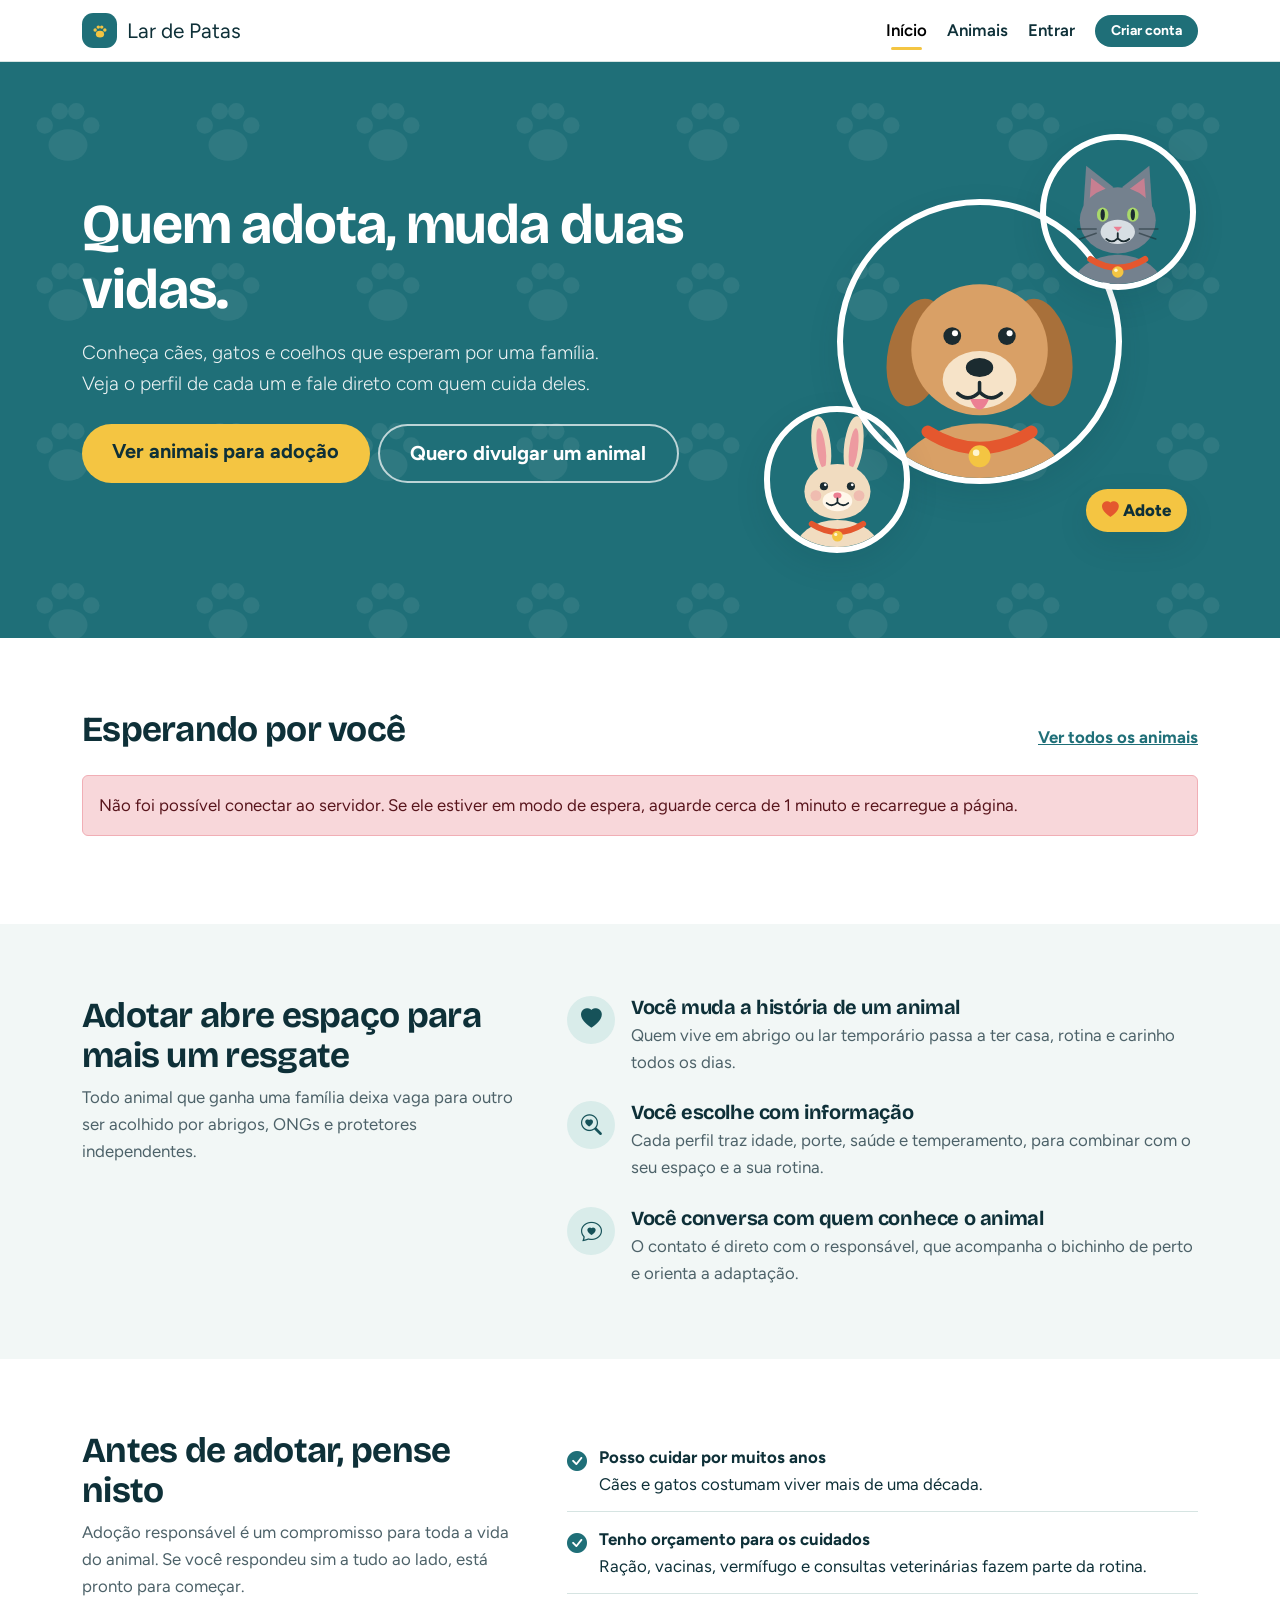
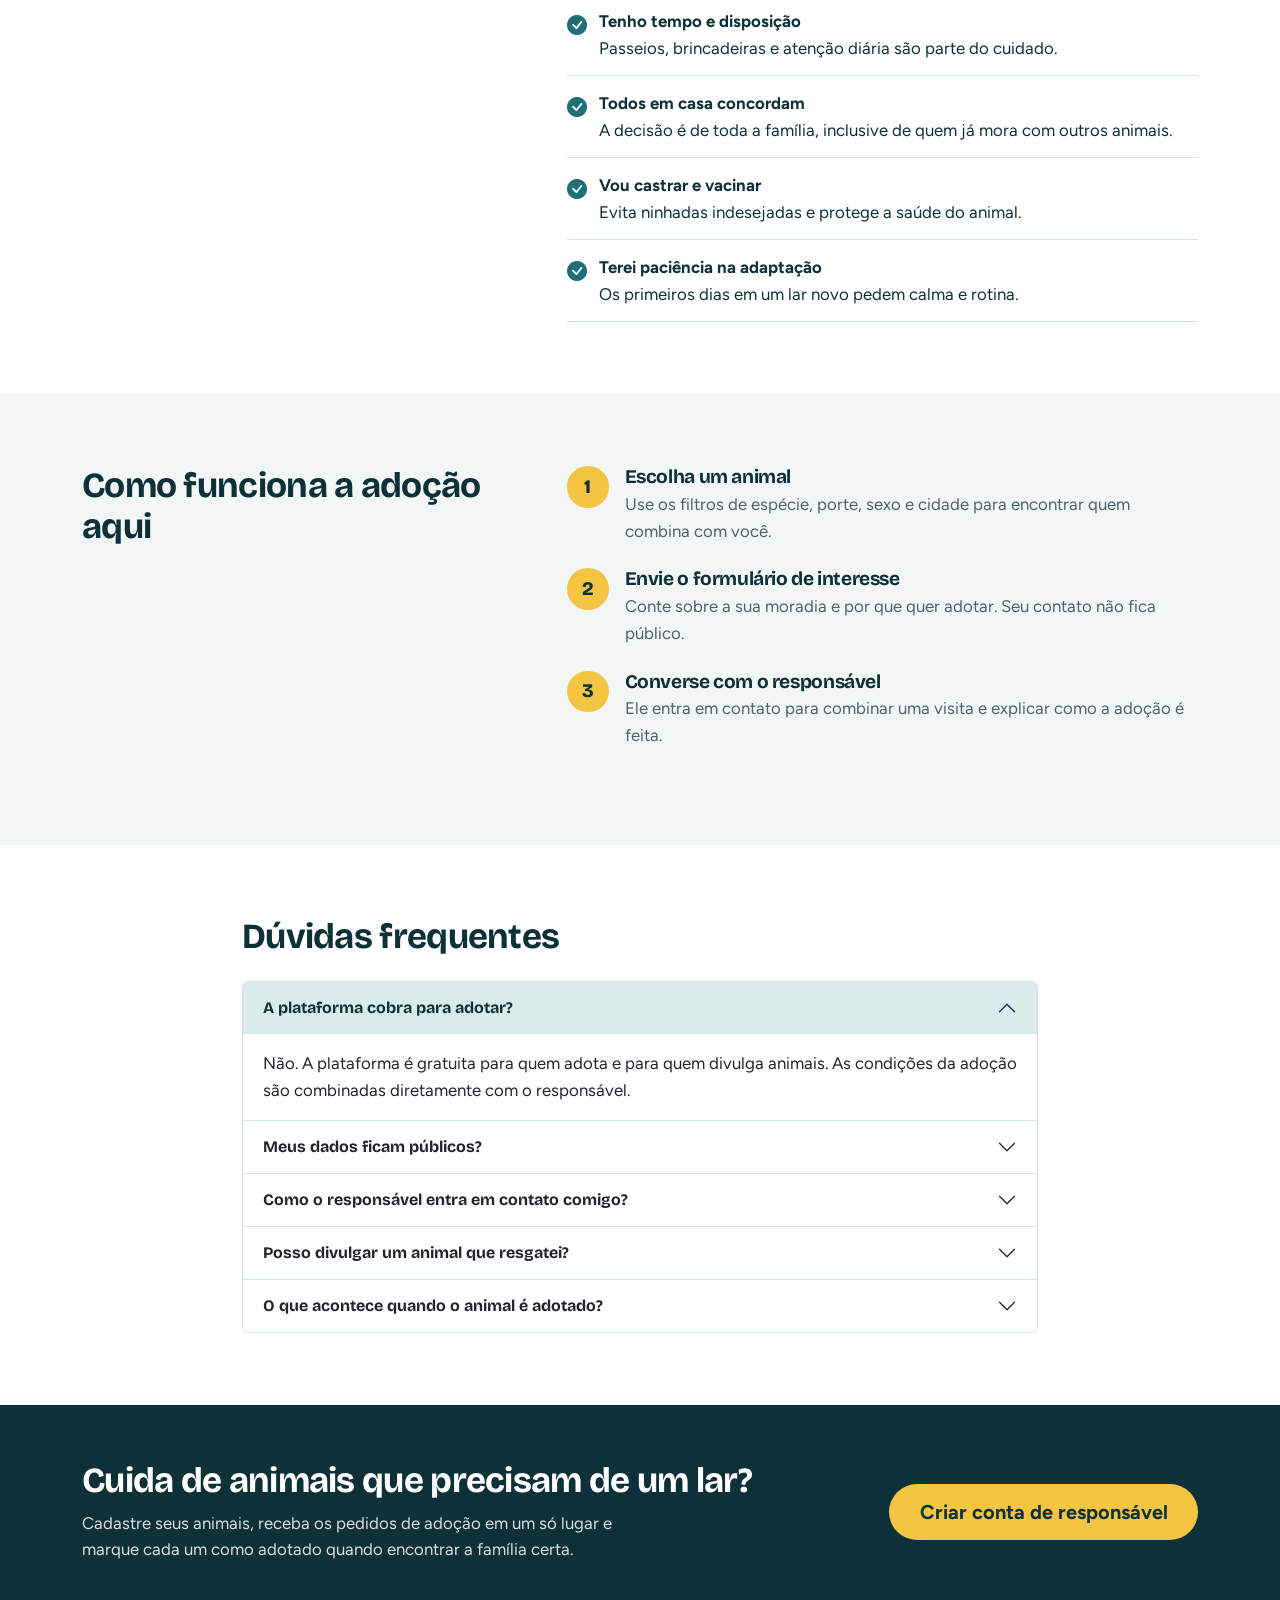
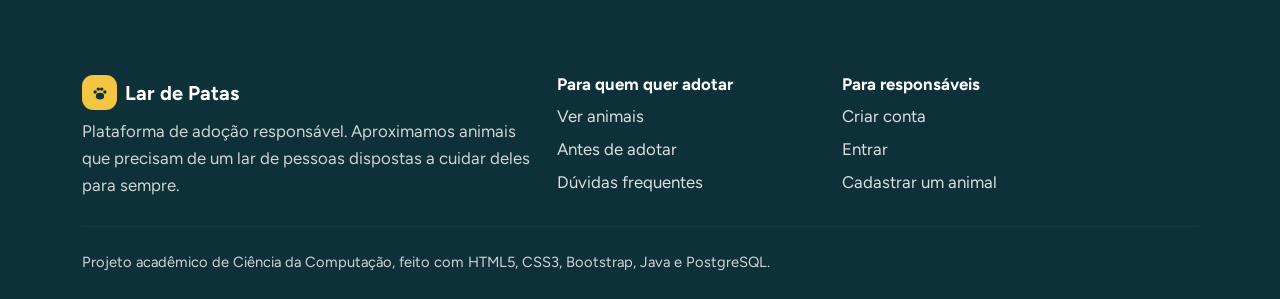
<file: frontend/index.html>
<!DOCTYPE html>
<html lang="pt-BR">
<head>
  <meta charset="UTF-8">
  <meta name="viewport" content="width=device-width, initial-scale=1">
  <title>Lar de Patas — Adoção responsável de animais</title>
  <meta name="description" content="Plataforma de adoção responsável: conheça animais que esperam por um lar e fale direto com quem cuida deles.">
  <meta name="theme-color" content="#1f6f78">
  <link rel="icon" href="data:image/svg+xml,%3Csvg xmlns='http://www.w3.org/2000/svg' viewBox='0 0 64 64'%3E%3Crect width='64' height='64' rx='16' fill='%231f6f78'/%3E%3Cg fill='%23f4c542'%3E%3Cellipse cx='32' cy='42' rx='13' ry='10.5'/%3E%3Ccircle cx='16.5' cy='29' r='5.5'/%3E%3Ccircle cx='26.5' cy='19.5' r='5.5'/%3E%3Ccircle cx='37.5' cy='19.5' r='5.5'/%3E%3Ccircle cx='47.5' cy='29' r='5.5'/%3E%3C/g%3E%3C/svg%3E">
  <link href="https://cdn.jsdelivr.net/npm/bootstrap@5.3.3/dist/css/bootstrap.min.css" rel="stylesheet">
  <link href="https://cdn.jsdelivr.net/npm/bootstrap-icons@1.11.3/font/bootstrap-icons.min.css" rel="stylesheet">
  <link rel="preconnect" href="https://fonts.googleapis.com">
  <link href="https://fonts.googleapis.com/css2?family=Bricolage+Grotesque:wght@600;700;800&family=Figtree:wght@400;600;700;800&display=swap" rel="stylesheet">
  <link href="css/style.css" rel="stylesheet">
</head>
<body data-base="" data-pagina="inicio">
  <div id="navbar"></div> <!-- menu: montado por js/componentes.js -->

  <main id="conteudo">
    <!-- HERO: apresentação da plataforma -->
    <header class="hero">
      <div class="container">
        <div class="row align-items-center g-5">
          <div class="col-lg-7">
            <h1 class="mb-3">Quem adota, muda duas vidas.</h1>
            <p class="lead mb-4">Conheça cães, gatos e coelhos que esperam por uma família. Veja o perfil de cada um e fale direto com quem cuida deles.</p>
            <div class="d-flex flex-wrap gap-2 mb-4">
              <a href="pages/animais.html" class="btn btn-sol btn-lg">Ver animais para adoção</a>
              <a href="pages/criar-conta.html" class="btn btn-contorno-claro btn-lg">Quero divulgar um animal</a>
            </div>
            <!-- Números reais, vindos da API (GET /api/animais/estatisticas) -->
            <p class="hero-numeros mb-0" id="hero-numeros" aria-live="polite"></p>
          </div>
          <div class="col-lg-5">
            <div class="hero-arte" id="hero-arte" aria-hidden="true"></div>
          </div>
        </div>
      </div>
    </header>

    <!-- ANIMAIS EM DESTAQUE (campo "destaque" no banco) -->
    <section class="secao" aria-labelledby="titulo-destaques">
      <div class="container">
        <div class="d-flex flex-wrap justify-content-between align-items-end gap-2 mb-4">
          <h2 id="titulo-destaques" class="mb-0">Esperando por você</h2>
          <a href="pages/animais.html" class="fw-bold">Ver todos os animais</a>
        </div>
        <div class="row g-4" id="lista-destaques"></div>
      </div>
    </section>

    <!-- POR QUE ADOTAR -->
    <section class="secao secao-clara" aria-labelledby="titulo-porque">
      <div class="container">
        <div class="row g-5">
          <div class="col-lg-5">
            <h2 id="titulo-porque">Adotar abre espaço para mais um resgate</h2>
            <p class="text-muted limite">Todo animal que ganha uma família deixa vaga para outro ser acolhido por abrigos, ONGs e protetores independentes.</p>
          </div>
          <div class="col-lg-7">
            <div class="valor">
              <span class="icone-circulo"><i class="bi bi-heart-fill"></i></span>
              <div><h3>Você muda a história de um animal</h3><p>Quem vive em abrigo ou lar temporário passa a ter casa, rotina e carinho todos os dias.</p></div>
            </div>
            <div class="valor">
              <span class="icone-circulo"><i class="bi bi-search-heart"></i></span>
              <div><h3>Você escolhe com informação</h3><p>Cada perfil traz idade, porte, saúde e temperamento, para combinar com o seu espaço e a sua rotina.</p></div>
            </div>
            <div class="valor mb-0">
              <span class="icone-circulo"><i class="bi bi-chat-heart"></i></span>
              <div><h3>Você conversa com quem conhece o animal</h3><p>O contato é direto com o responsável, que acompanha o bichinho de perto e orienta a adaptação.</p></div>
            </div>
          </div>
        </div>
      </div>
    </section>

    <!-- ANTES DE ADOTAR -->
    <section class="secao" id="antes-de-adotar" aria-labelledby="titulo-antes">
      <div class="container">
        <div class="row g-5">
          <div class="col-lg-5">
            <h2 id="titulo-antes">Antes de adotar, pense nisto</h2>
            <p class="text-muted limite">Adoção responsável é um compromisso para toda a vida do animal. Se você respondeu sim a tudo ao lado, está pronto para começar.</p>
          </div>
          <div class="col-lg-7">
            <ul class="lista-compromissos">
              <li><i class="bi bi-check-circle-fill"></i><div><strong>Posso cuidar por muitos anos</strong>Cães e gatos costumam viver mais de uma década.</div></li>
              <li><i class="bi bi-check-circle-fill"></i><div><strong>Tenho orçamento para os cuidados</strong>Ração, vacinas, vermífugo e consultas veterinárias fazem parte da rotina.</div></li>
              <li><i class="bi bi-check-circle-fill"></i><div><strong>Tenho tempo e disposição</strong>Passeios, brincadeiras e atenção diária são parte do cuidado.</div></li>
              <li><i class="bi bi-check-circle-fill"></i><div><strong>Todos em casa concordam</strong>A decisão é de toda a família, inclusive de quem já mora com outros animais.</div></li>
              <li><i class="bi bi-check-circle-fill"></i><div><strong>Vou castrar e vacinar</strong>Evita ninhadas indesejadas e protege a saúde do animal.</div></li>
              <li><i class="bi bi-check-circle-fill"></i><div><strong>Terei paciência na adaptação</strong>Os primeiros dias em um lar novo pedem calma e rotina.</div></li>
            </ul>
          </div>
        </div>
      </div>
    </section>

    <!-- COMO FUNCIONA (uma sequência: a numeração é informação) -->
    <section class="secao secao-clara" aria-labelledby="titulo-como">
      <div class="container">
        <div class="row g-5">
          <div class="col-lg-5"><h2 id="titulo-como">Como funciona a adoção aqui</h2></div>
          <div class="col-lg-7">
            <ol class="passos">
              <li><h3>Escolha um animal</h3><p>Use os filtros de espécie, porte, sexo e cidade para encontrar quem combina com você.</p></li>
              <li><h3>Envie o formulário de interesse</h3><p>Conte sobre a sua moradia e por que quer adotar. Seu contato não fica público.</p></li>
              <li><h3>Converse com o responsável</h3><p>Ele entra em contato para combinar uma visita e explicar como a adoção é feita.</p></li>
            </ol>
          </div>
        </div>
      </div>
    </section>

    <!-- DÚVIDAS FREQUENTES (componente accordion do Bootstrap) -->
    <section class="secao" id="duvidas" aria-labelledby="titulo-duvidas">
      <div class="container" style="max-width: 820px;">
        <h2 id="titulo-duvidas" class="mb-4">Dúvidas frequentes</h2>
        <div class="accordion" id="faq">
          <div class="accordion-item">
            <h3 class="accordion-header"><button class="accordion-button" type="button" data-bs-toggle="collapse" data-bs-target="#faq1" aria-expanded="true" aria-controls="faq1">A plataforma cobra para adotar?</button></h3>
            <div id="faq1" class="accordion-collapse collapse show" data-bs-parent="#faq"><div class="accordion-body">Não. A plataforma é gratuita para quem adota e para quem divulga animais. As condições da adoção são combinadas diretamente com o responsável.</div></div>
          </div>
          <div class="accordion-item">
            <h3 class="accordion-header"><button class="accordion-button collapsed" type="button" data-bs-toggle="collapse" data-bs-target="#faq2" aria-expanded="false" aria-controls="faq2">Meus dados ficam públicos?</button></h3>
            <div id="faq2" class="accordion-collapse collapse" data-bs-parent="#faq"><div class="accordion-body">Não. Seu e-mail e telefone só aparecem para o responsável pelo animal que você escolheu.</div></div>
          </div>
          <div class="accordion-item">
            <h3 class="accordion-header"><button class="accordion-button collapsed" type="button" data-bs-toggle="collapse" data-bs-target="#faq3" aria-expanded="false" aria-controls="faq3">Como o responsável entra em contato comigo?</button></h3>
            <div id="faq3" class="accordion-collapse collapse" data-bs-parent="#faq"><div class="accordion-body">Depois do formulário, o pedido aparece no painel do responsável, que pode chamar você pelo WhatsApp ou por e-mail.</div></div>
          </div>
          <div class="accordion-item">
            <h3 class="accordion-header"><button class="accordion-button collapsed" type="button" data-bs-toggle="collapse" data-bs-target="#faq4" aria-expanded="false" aria-controls="faq4">Posso divulgar um animal que resgatei?</button></h3>
            <div id="faq4" class="accordion-collapse collapse" data-bs-parent="#faq"><div class="accordion-body">Sim. Crie uma conta de responsável, cadastre o animal e acompanhe os pedidos de adoção no seu painel.</div></div>
          </div>
          <div class="accordion-item">
            <h3 class="accordion-header"><button class="accordion-button collapsed" type="button" data-bs-toggle="collapse" data-bs-target="#faq5" aria-expanded="false" aria-controls="faq5">O que acontece quando o animal é adotado?</button></h3>
            <div id="faq5" class="accordion-collapse collapse" data-bs-parent="#faq"><div class="accordion-body">O responsável marca o animal como adotado e ele sai do catálogo. O perfil continua acessível, indicando que ele já encontrou um lar.</div></div>
          </div>
        </div>
      </div>
    </section>

    <!-- CHAMADA PARA RESPONSÁVEIS -->
    <section class="faixa-cta" aria-labelledby="titulo-cta">
      <div class="container">
        <div class="row align-items-center g-4">
          <div class="col-lg-8">
            <h2 id="titulo-cta" class="text-white">Cuida de animais que precisam de um lar?</h2>
            <p class="mb-0">Cadastre seus animais, receba os pedidos de adoção em um só lugar e marque cada um como adotado quando encontrar a família certa.</p>
          </div>
          <div class="col-lg-4 text-lg-end">
            <a href="pages/criar-conta.html" class="btn btn-sol btn-lg">Criar conta de responsável</a>
          </div>
        </div>
      </div>
    </section>
  </main>

  <div id="rodape"></div>

  <script src="https://cdn.jsdelivr.net/npm/bootstrap@5.3.3/dist/js/bootstrap.bundle.min.js"></script>
  <script src="js/api.js"></script>
  <script src="js/ilustracoes.js"></script>
  <script src="js/componentes.js"></script>
  <script>
    // Retratos do hero (ilustrações; o decorativo não precisa de API)
    document.getElementById("hero-arte").innerHTML = `
      <div class="hero-pet p1 tom-1">${ilustracaoAnimal("CACHORRO", 0)}</div>
      <div class="hero-pet p2 tom-0">${ilustracaoAnimal("GATO", 1)}</div>
      <div class="hero-pet p3 tom-2">${ilustracaoAnimal("COELHO", 2)}</div>
      <span class="hero-selo"><i class="bi bi-heart-fill"></i> Adote</span>`;

    // Destaques vindos da API (GET /api/animais?destaque=true)
    const caixa = document.getElementById("lista-destaques");
    caixa.innerHTML = CARREGANDO;
    listarAnimais({ destaque: true })
      .then(l => caixa.innerHTML = l.slice(0, 4).map(a => criarCardAnimal(a, "col-sm-6 col-lg-3")).join("")
        || '<p class="text-muted">Nenhum animal em destaque no momento.</p>')
      .catch(e => exibirErro(caixa, e));

    // Frase com números reais; se a API falhar, a frase simplesmente não aparece
    const frase = document.getElementById("hero-numeros");
    estatisticas().then(e => {
      if (e.disponiveis === 0) { frase.remove(); return; }
      const animais = e.disponiveis === 1 ? "animal" : "animais";
      const cidades = e.cidades === 1 ? "cidade" : "cidades";
      const espera = e.disponiveis === 1 ? "espera" : "esperam";
      let texto = `<strong>${e.disponiveis}</strong> ${animais} em <strong>${e.cidades}</strong> ${cidades} ${espera} por um lar agora.`;
      if (e.adotados > 0) texto += ` <strong>${e.adotados}</strong> já ${e.adotados === 1 ? "encontrou o dele" : "encontraram o deles"}.`;
      frase.innerHTML = texto;
    }).catch(() => frase.remove());
  </script>
</body>
</html>
</file>
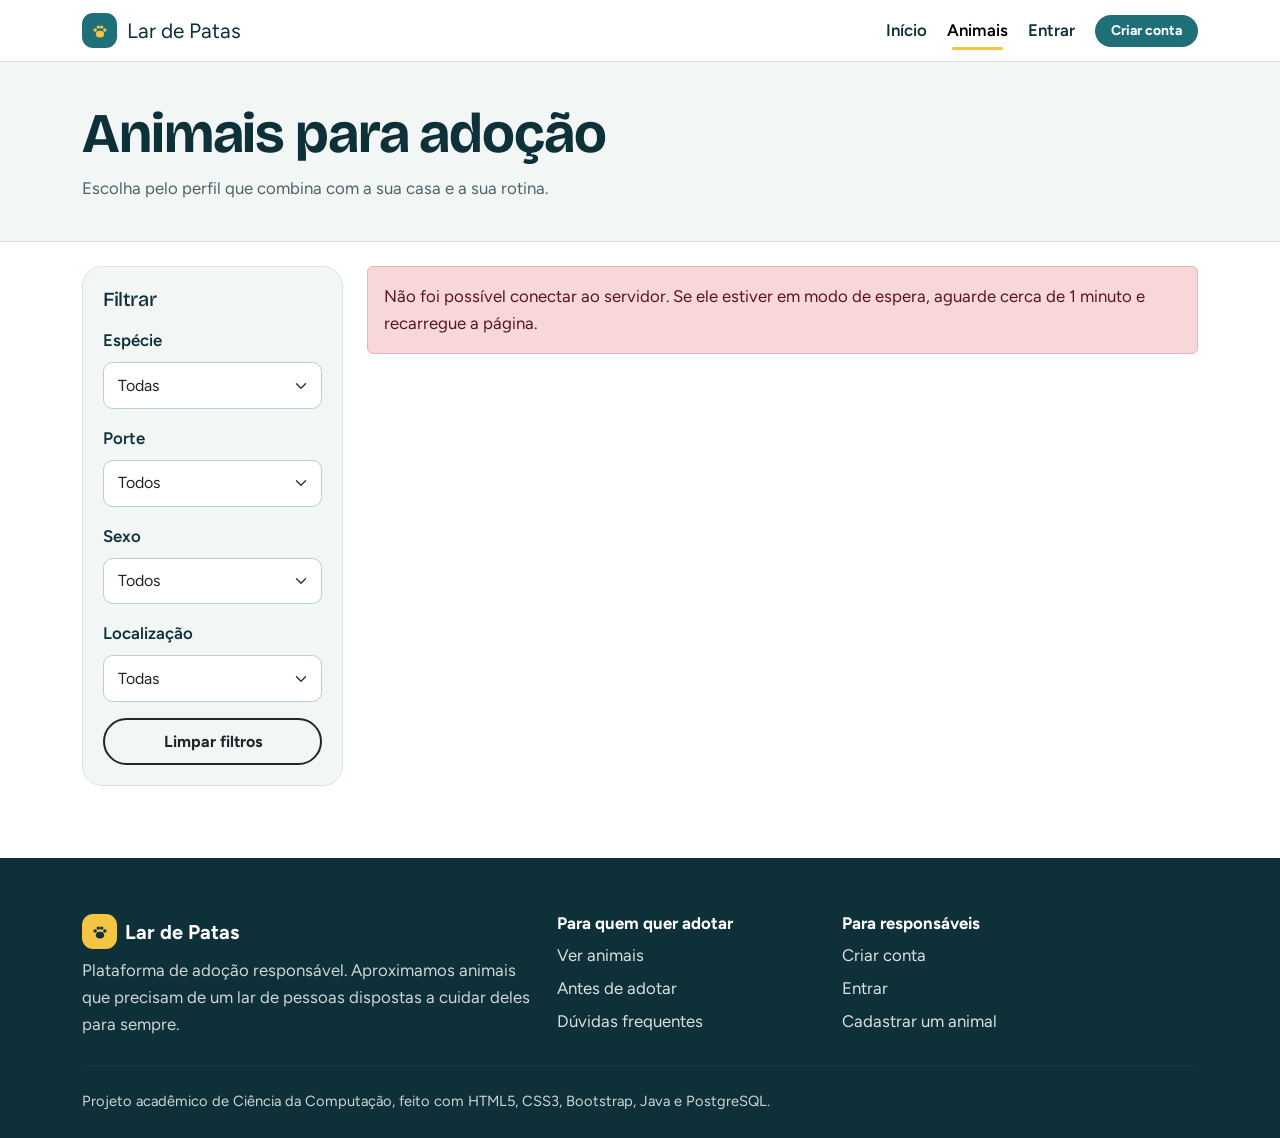
<file: frontend/pages/animais.html>
<!DOCTYPE html>
<html lang="pt-BR">
<head>
  <meta charset="UTF-8">
  <meta name="viewport" content="width=device-width, initial-scale=1">
  <title>Animais para adoção — Lar de Patas</title>
  <meta name="description" content="Plataforma de adoção responsável: conheça animais que esperam por um lar e fale direto com quem cuida deles.">
  <meta name="theme-color" content="#1f6f78">
  <link rel="icon" href="data:image/svg+xml,%3Csvg xmlns='http://www.w3.org/2000/svg' viewBox='0 0 64 64'%3E%3Crect width='64' height='64' rx='16' fill='%231f6f78'/%3E%3Cg fill='%23f4c542'%3E%3Cellipse cx='32' cy='42' rx='13' ry='10.5'/%3E%3Ccircle cx='16.5' cy='29' r='5.5'/%3E%3Ccircle cx='26.5' cy='19.5' r='5.5'/%3E%3Ccircle cx='37.5' cy='19.5' r='5.5'/%3E%3Ccircle cx='47.5' cy='29' r='5.5'/%3E%3C/g%3E%3C/svg%3E">
  <link href="https://cdn.jsdelivr.net/npm/bootstrap@5.3.3/dist/css/bootstrap.min.css" rel="stylesheet">
  <link href="https://cdn.jsdelivr.net/npm/bootstrap-icons@1.11.3/font/bootstrap-icons.min.css" rel="stylesheet">
  <link rel="preconnect" href="https://fonts.googleapis.com">
  <link href="https://fonts.googleapis.com/css2?family=Bricolage+Grotesque:wght@600;700;800&family=Figtree:wght@400;600;700;800&display=swap" rel="stylesheet">
  <link href="../css/style.css" rel="stylesheet">
</head>
<body data-base="../" data-pagina="animais">
  <div id="navbar"></div>

  <main>
    <header class="topo-pagina">
      <div class="container">
        <h1 class="mb-2">Animais para adoção</h1>
        <p class="text-muted mb-0 limite">Escolha pelo perfil que combina com a sua casa e a sua rotina. <span id="contador" aria-live="polite"></span></p>
      </div>
    </header>

    <div class="secao pt-4">
      <div class="container">
        <!-- Em telas pequenas os filtros ficam recolhidos atrás deste botão (collapse do Bootstrap) -->
        <button class="btn btn-outline-dark d-lg-none mb-3" type="button" data-bs-toggle="collapse" data-bs-target="#painel-filtros" aria-expanded="false" aria-controls="painel-filtros">
          <i class="bi bi-funnel"></i> Filtrar animais
        </button>
        <div class="row g-4">
          <!-- FILTROS -->
          <aside class="col-lg-3">
            <div class="collapse d-lg-block" id="painel-filtros">
              <form id="form-filtros" class="painel-filtros" aria-label="Filtros de animais">
                <h2 class="h5 mb-3">Filtrar</h2>
                <div class="mb-3">
                  <label for="filtro-especie" class="form-label">Espécie</label>
                  <select id="filtro-especie" name="especie" class="form-select">
                    <option value="">Todas</option><option>Cachorro</option><option>Gato</option><option>Coelho</option>
                  </select>
                </div>
                <div class="mb-3">
                  <label for="filtro-porte" class="form-label">Porte</label>
                  <select id="filtro-porte" name="porte" class="form-select">
                    <option value="">Todos</option><option>Pequeno</option><option>Médio</option><option>Grande</option>
                  </select>
                </div>
                <div class="mb-3">
                  <label for="filtro-sexo" class="form-label">Sexo</label>
                  <select id="filtro-sexo" name="sexo" class="form-select">
                    <option value="">Todos</option><option>Macho</option><option>Fêmea</option>
                  </select>
                </div>
                <div class="mb-3">
                  <label for="filtro-cidade" class="form-label">Localização</label>
                  <select id="filtro-cidade" name="cidade" class="form-select"><option value="">Todas</option></select>
                </div>
                <button type="reset" class="btn btn-outline-dark w-100">Limpar filtros</button>
              </form>
            </div>
          </aside>

          <!-- LISTA DE ANIMAIS -->
          <section class="col-lg-9" aria-label="Lista de animais">
            <div class="row g-4" id="lista-animais"></div>
            <div id="sem-resultados" class="text-center py-5 d-none">
              <h2 class="h5">Nenhum animal encontrado com esses filtros</h2>
              <p class="text-muted">Tente remover algum filtro para ver mais opções.</p>
            </div>
          </section>
        </div>
      </div>
    </div>
  </main>

  <div id="rodape"></div>
  <script src="https://cdn.jsdelivr.net/npm/bootstrap@5.3.3/dist/js/bootstrap.bundle.min.js"></script>
  <script src="../js/api.js"></script>
  <script src="../js/ilustracoes.js"></script>
  <script src="../js/componentes.js"></script>
  <script src="../js/animais.js"></script>
</body>
</html>
</file>
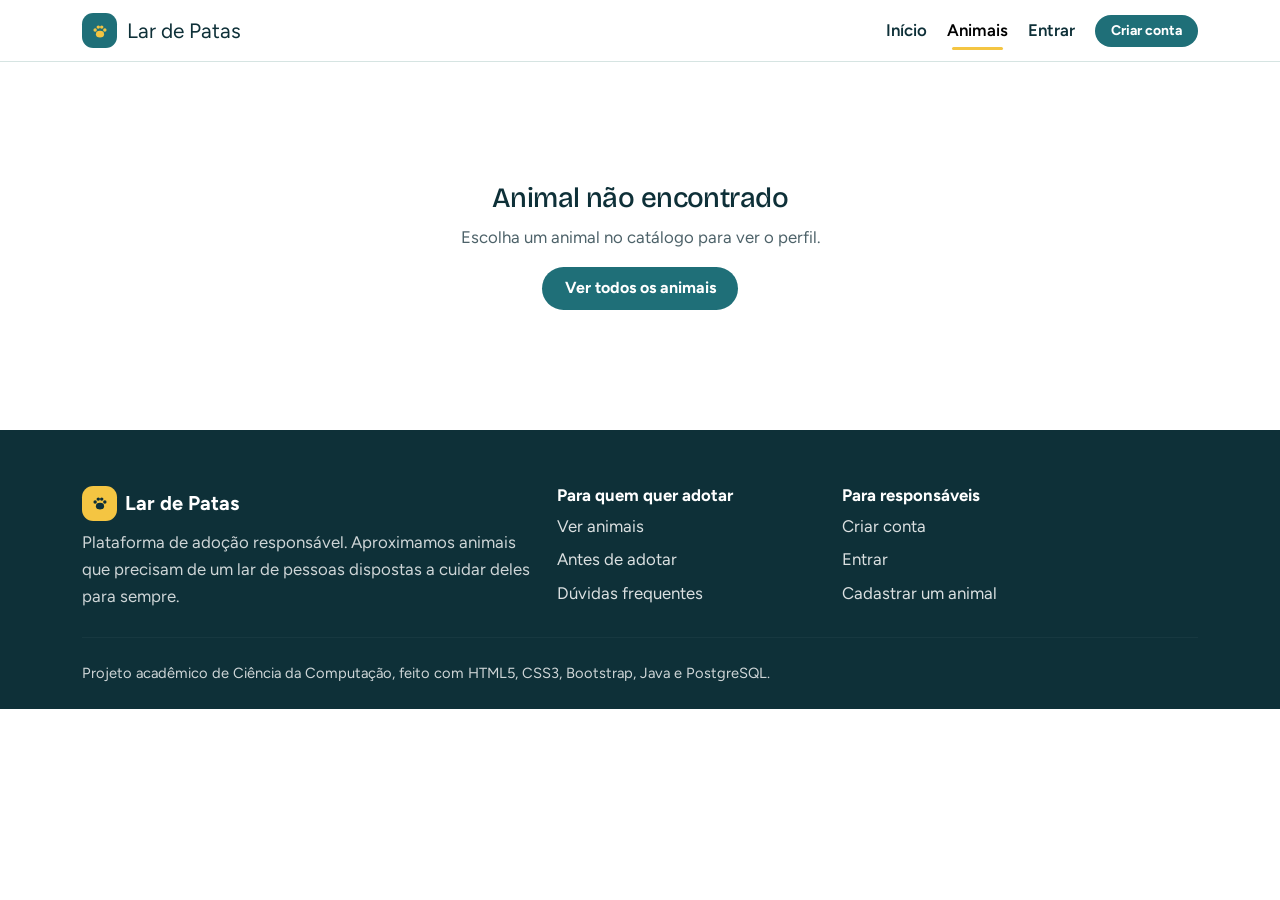
<file: frontend/pages/animal.html>
<!DOCTYPE html>
<html lang="pt-BR">
<head>
  <meta charset="UTF-8">
  <meta name="viewport" content="width=device-width, initial-scale=1">
  <title>Perfil do animal — Lar de Patas</title>
  <meta name="description" content="Plataforma de adoção responsável: conheça animais que esperam por um lar e fale direto com quem cuida deles.">
  <meta name="theme-color" content="#1f6f78">
  <link rel="icon" href="data:image/svg+xml,%3Csvg xmlns='http://www.w3.org/2000/svg' viewBox='0 0 64 64'%3E%3Crect width='64' height='64' rx='16' fill='%231f6f78'/%3E%3Cg fill='%23f4c542'%3E%3Cellipse cx='32' cy='42' rx='13' ry='10.5'/%3E%3Ccircle cx='16.5' cy='29' r='5.5'/%3E%3Ccircle cx='26.5' cy='19.5' r='5.5'/%3E%3Ccircle cx='37.5' cy='19.5' r='5.5'/%3E%3Ccircle cx='47.5' cy='29' r='5.5'/%3E%3C/g%3E%3C/svg%3E">
  <link href="https://cdn.jsdelivr.net/npm/bootstrap@5.3.3/dist/css/bootstrap.min.css" rel="stylesheet">
  <link href="https://cdn.jsdelivr.net/npm/bootstrap-icons@1.11.3/font/bootstrap-icons.min.css" rel="stylesheet">
  <link rel="preconnect" href="https://fonts.googleapis.com">
  <link href="https://fonts.googleapis.com/css2?family=Bricolage+Grotesque:wght@600;700;800&family=Figtree:wght@400;600;700;800&display=swap" rel="stylesheet">
  <link href="../css/style.css" rel="stylesheet">
</head>
<body data-base="../" data-pagina="animais">
  <div id="navbar"></div>
  <main class="secao"><div class="container" id="perfil"><!-- montado por js/animal.js --></div></main>
  <div id="rodape"></div>
  <script src="https://cdn.jsdelivr.net/npm/bootstrap@5.3.3/dist/js/bootstrap.bundle.min.js"></script>
  <script src="../js/api.js"></script>
  <script src="../js/ilustracoes.js"></script>
  <script src="../js/componentes.js"></script>
  <script src="../js/animal.js"></script>
</body>
</html>
</file>
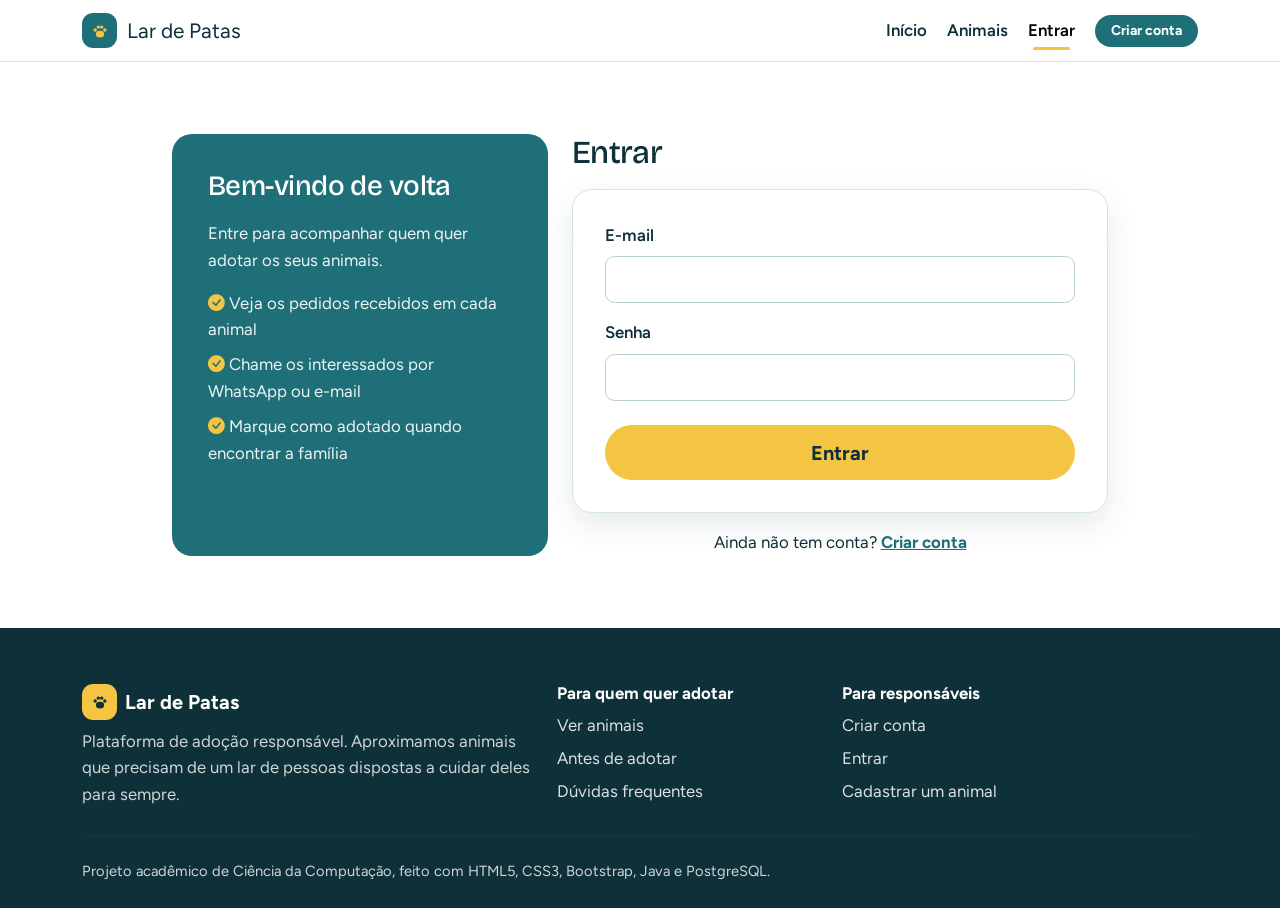
<file: frontend/pages/cadastro.html>
<!DOCTYPE html>
<html lang="pt-BR">
<head>
  <meta charset="UTF-8">
  <meta name="viewport" content="width=device-width, initial-scale=1">
  <title>Cadastrar animal — Lar de Patas</title>
  <meta name="description" content="Plataforma de adoção responsável: conheça animais que esperam por um lar e fale direto com quem cuida deles.">
  <meta name="theme-color" content="#1f6f78">
  <link rel="icon" href="data:image/svg+xml,%3Csvg xmlns='http://www.w3.org/2000/svg' viewBox='0 0 64 64'%3E%3Crect width='64' height='64' rx='16' fill='%231f6f78'/%3E%3Cg fill='%23f4c542'%3E%3Cellipse cx='32' cy='42' rx='13' ry='10.5'/%3E%3Ccircle cx='16.5' cy='29' r='5.5'/%3E%3Ccircle cx='26.5' cy='19.5' r='5.5'/%3E%3Ccircle cx='37.5' cy='19.5' r='5.5'/%3E%3Ccircle cx='47.5' cy='29' r='5.5'/%3E%3C/g%3E%3C/svg%3E">
  <link href="https://cdn.jsdelivr.net/npm/bootstrap@5.3.3/dist/css/bootstrap.min.css" rel="stylesheet">
  <link href="https://cdn.jsdelivr.net/npm/bootstrap-icons@1.11.3/font/bootstrap-icons.min.css" rel="stylesheet">
  <link rel="preconnect" href="https://fonts.googleapis.com">
  <link href="https://fonts.googleapis.com/css2?family=Bricolage+Grotesque:wght@600;700;800&family=Figtree:wght@400;600;700;800&display=swap" rel="stylesheet">
  <link href="../css/style.css" rel="stylesheet">
</head>
<body data-base="../" data-pagina="cadastro">
  <div id="navbar"></div>

  <main class="secao">
    <div class="container" style="max-width: 820px;">
      <h1>Cadastrar animal para adoção</h1>
      <p class="text-muted">O animal ficará vinculado à sua conta, e os pedidos de adoção chegarão ao seu painel.</p>

      <form id="form-cadastro" class="cartao-form" novalidate>
        <div class="row g-3 mb-4">
          <div class="col-md-6">
            <label for="nome-animal" class="form-label">Nome</label>
            <input id="nome-animal" type="text" class="form-control" maxlength="80" required>
            <div class="invalid-feedback">Informe o nome do animal.</div>
          </div>
          <div class="col-md-6">
            <label for="idade" class="form-label">Idade aproximada</label>
            <input id="idade" type="text" class="form-control" maxlength="40" placeholder="Ex.: 2 anos ou 6 meses" required>
            <div class="invalid-feedback">Informe a idade aproximada.</div>
          </div>
          <div class="col-md-4">
            <label for="especie" class="form-label">Espécie</label>
            <select id="especie" class="form-select" required>
              <option value="">Selecione</option><option>Cachorro</option><option>Gato</option><option>Coelho</option><option>Outra</option>
            </select>
            <div class="invalid-feedback">Selecione a espécie.</div>
          </div>
          <div class="col-md-4">
            <label for="porte" class="form-label">Porte</label>
            <select id="porte" class="form-select" required>
              <option value="">Selecione</option><option>Pequeno</option><option>Médio</option><option>Grande</option>
            </select>
            <div class="invalid-feedback">Selecione o porte.</div>
          </div>
          <div class="col-md-4">
            <label for="sexo" class="form-label">Sexo</label>
            <select id="sexo" class="form-select" required>
              <option value="">Selecione</option><option>Macho</option><option>Fêmea</option>
            </select>
            <div class="invalid-feedback">Selecione o sexo.</div>
          </div>
          <div class="col-12">
            <label for="cidade" class="form-label">Cidade onde o animal está</label>
            <input id="cidade" type="text" class="form-control" maxlength="100" placeholder="Ex.: Araraquara, SP" required>
            <div class="invalid-feedback">Informe a cidade.</div>
          </div>
          <div class="col-12">
            <label for="saude" class="form-label">Saúde (vacinas, castração, tratamentos)</label>
            <input id="saude" type="text" class="form-control" maxlength="200" required>
            <div class="invalid-feedback">Descreva a situação de saúde.</div>
          </div>
          <div class="col-12">
            <label for="descricao" class="form-label">Descrição e temperamento</label>
            <textarea id="descricao" rows="4" class="form-control" maxlength="2000" required></textarea>
            <div class="invalid-feedback">Escreva uma descrição do animal.</div>
          </div>
        </div>
        <p class="text-muted small">As fotos ainda são ilustrativas: o envio de fotos será adicionado em uma próxima etapa.</p>
        <div id="erro-envio" class="alert alert-danger d-none" role="alert"></div>
        <button type="submit" class="btn btn-sol btn-lg">Cadastrar animal</button>
      </form>

      <div id="confirmacao" class="cartao-form text-center d-none" role="status">
        <h2 class="h4">Animal cadastrado</h2>
        <p>O animal já aparece no catálogo. Quando alguém demonstrar interesse, o pedido aparece no seu painel.</p>
        <div class="d-flex flex-wrap justify-content-center gap-2">
          <a id="link-novo-animal" href="animais.html" class="btn btn-mar">Ver perfil do animal</a>
          <a href="painel.html" class="btn btn-outline-dark">Ir para meus animais</a>
        </div>
      </div>
    </div>
  </main>

  <div id="rodape"></div>
  <script src="https://cdn.jsdelivr.net/npm/bootstrap@5.3.3/dist/js/bootstrap.bundle.min.js"></script>
  <script src="../js/api.js"></script>
  <script src="../js/componentes.js"></script>
  <script src="../js/cadastro.js"></script>
</body>
</html>
</file>
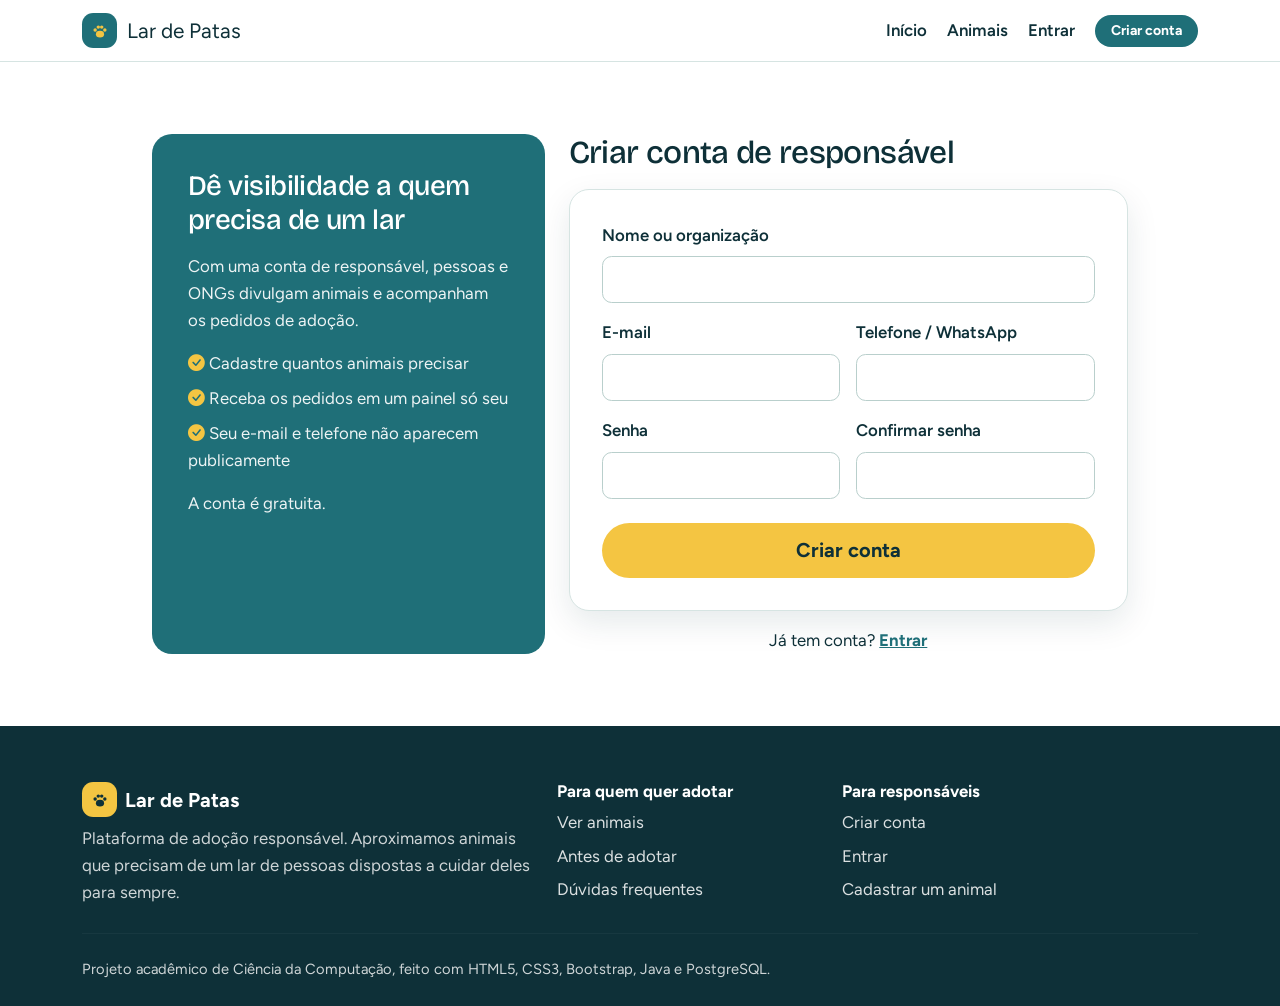
<file: frontend/pages/criar-conta.html>
<!DOCTYPE html>
<html lang="pt-BR">
<head>
  <meta charset="UTF-8">
  <meta name="viewport" content="width=device-width, initial-scale=1">
  <title>Criar conta — Lar de Patas</title>
  <meta name="description" content="Plataforma de adoção responsável: conheça animais que esperam por um lar e fale direto com quem cuida deles.">
  <meta name="theme-color" content="#1f6f78">
  <link rel="icon" href="data:image/svg+xml,%3Csvg xmlns='http://www.w3.org/2000/svg' viewBox='0 0 64 64'%3E%3Crect width='64' height='64' rx='16' fill='%231f6f78'/%3E%3Cg fill='%23f4c542'%3E%3Cellipse cx='32' cy='42' rx='13' ry='10.5'/%3E%3Ccircle cx='16.5' cy='29' r='5.5'/%3E%3Ccircle cx='26.5' cy='19.5' r='5.5'/%3E%3Ccircle cx='37.5' cy='19.5' r='5.5'/%3E%3Ccircle cx='47.5' cy='29' r='5.5'/%3E%3C/g%3E%3C/svg%3E">
  <link href="https://cdn.jsdelivr.net/npm/bootstrap@5.3.3/dist/css/bootstrap.min.css" rel="stylesheet">
  <link href="https://cdn.jsdelivr.net/npm/bootstrap-icons@1.11.3/font/bootstrap-icons.min.css" rel="stylesheet">
  <link rel="preconnect" href="https://fonts.googleapis.com">
  <link href="https://fonts.googleapis.com/css2?family=Bricolage+Grotesque:wght@600;700;800&family=Figtree:wght@400;600;700;800&display=swap" rel="stylesheet">
  <link href="../css/style.css" rel="stylesheet">
</head>
<body data-base="../" data-pagina="conta">
  <div id="navbar"></div>
  <main class="secao">
    <div class="container" style="max-width: 1000px;">
      <div class="row g-4 align-items-stretch">
        <div class="col-lg-5">
          <div class="painel-lateral">
            <h2 class="h3 mb-3">Dê visibilidade a quem precisa de um lar</h2>
            <p>Com uma conta de responsável, pessoas e ONGs divulgam animais e acompanham os pedidos de adoção.</p>
            <ul class="list-unstyled mb-3">
              <li class="mb-2"><i class="bi bi-check-circle-fill"></i> Cadastre quantos animais precisar</li>
              <li class="mb-2"><i class="bi bi-check-circle-fill"></i> Receba os pedidos em um painel só seu</li>
              <li><i class="bi bi-check-circle-fill"></i> Seu e-mail e telefone não aparecem publicamente</li>
            </ul>
            <p class="mb-0">A conta é gratuita.</p>
          </div>
        </div>
        <div class="col-lg-7">
          <h1 class="h2 mb-3">Criar conta de responsável</h1>
          <form id="form-conta" class="cartao-form" novalidate>
            <div class="mb-3">
              <label for="nome" class="form-label">Nome ou organização</label>
              <input id="nome" type="text" class="form-control" autocomplete="name" maxlength="100" required>
              <div class="invalid-feedback">Informe seu nome.</div>
            </div>
            <div class="row g-3 mb-3">
              <div class="col-md-6">
                <label for="email" class="form-label">E-mail</label>
                <input id="email" type="email" class="form-control" autocomplete="username" required>
                <div class="invalid-feedback">Informe um e-mail válido.</div>
              </div>
              <div class="col-md-6">
                <label for="telefone" class="form-label">Telefone / WhatsApp</label>
                <input id="telefone" type="tel" class="form-control" autocomplete="tel" required>
                <div class="invalid-feedback">Informe um telefone.</div>
              </div>
            </div>
            <div class="row g-3 mb-4">
              <div class="col-md-6">
                <label for="senha" class="form-label">Senha</label>
                <input id="senha" type="password" class="form-control" autocomplete="new-password" minlength="8" maxlength="72" required>
                <div class="invalid-feedback">Use pelo menos 8 caracteres.</div>
              </div>
              <div class="col-md-6">
                <label for="confirmar" class="form-label">Confirmar senha</label>
                <input id="confirmar" type="password" class="form-control" autocomplete="new-password" required>
                <div class="invalid-feedback">As senhas precisam ser iguais.</div>
              </div>
            </div>
            <div id="erro-envio" class="alert alert-danger d-none" role="alert"></div>
            <button type="submit" class="btn btn-sol btn-lg w-100">Criar conta</button>
          </form>
          <p class="text-center mt-3 mb-0">Já tem conta? <a href="entrar.html" class="fw-bold">Entrar</a></p>
        </div>
      </div>
    </div>
  </main>
  <div id="rodape"></div>
  <script src="https://cdn.jsdelivr.net/npm/bootstrap@5.3.3/dist/js/bootstrap.bundle.min.js"></script>
  <script src="../js/api.js"></script>
  <script src="../js/componentes.js"></script>
  <script src="../js/criar-conta.js"></script>
</body>
</html>
</file>
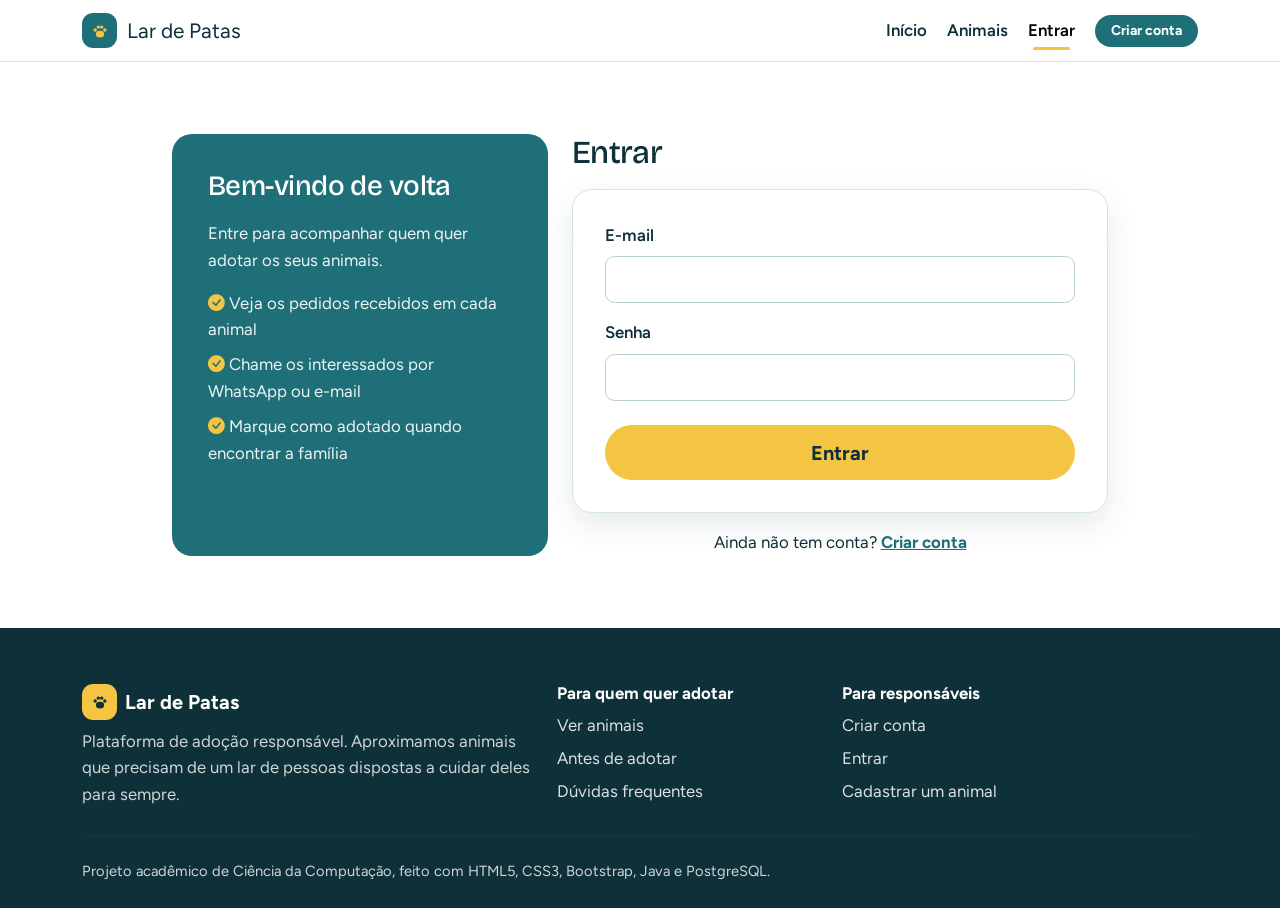
<file: frontend/pages/entrar.html>
<!DOCTYPE html>
<html lang="pt-BR">
<head>
  <meta charset="UTF-8">
  <meta name="viewport" content="width=device-width, initial-scale=1">
  <title>Entrar — Lar de Patas</title>
  <meta name="description" content="Plataforma de adoção responsável: conheça animais que esperam por um lar e fale direto com quem cuida deles.">
  <meta name="theme-color" content="#1f6f78">
  <link rel="icon" href="data:image/svg+xml,%3Csvg xmlns='http://www.w3.org/2000/svg' viewBox='0 0 64 64'%3E%3Crect width='64' height='64' rx='16' fill='%231f6f78'/%3E%3Cg fill='%23f4c542'%3E%3Cellipse cx='32' cy='42' rx='13' ry='10.5'/%3E%3Ccircle cx='16.5' cy='29' r='5.5'/%3E%3Ccircle cx='26.5' cy='19.5' r='5.5'/%3E%3Ccircle cx='37.5' cy='19.5' r='5.5'/%3E%3Ccircle cx='47.5' cy='29' r='5.5'/%3E%3C/g%3E%3C/svg%3E">
  <link href="https://cdn.jsdelivr.net/npm/bootstrap@5.3.3/dist/css/bootstrap.min.css" rel="stylesheet">
  <link href="https://cdn.jsdelivr.net/npm/bootstrap-icons@1.11.3/font/bootstrap-icons.min.css" rel="stylesheet">
  <link rel="preconnect" href="https://fonts.googleapis.com">
  <link href="https://fonts.googleapis.com/css2?family=Bricolage+Grotesque:wght@600;700;800&family=Figtree:wght@400;600;700;800&display=swap" rel="stylesheet">
  <link href="../css/style.css" rel="stylesheet">
</head>
<body data-base="../" data-pagina="entrar">
  <div id="navbar"></div>
  <main class="secao">
    <div class="container" style="max-width: 960px;">
      <div class="row g-4 align-items-stretch">
        <div class="col-lg-5 order-lg-1 order-2">
          <div class="painel-lateral">
            <h2 class="h3 mb-3">Bem-vindo de volta</h2>
            <p>Entre para acompanhar quem quer adotar os seus animais.</p>
            <ul class="list-unstyled mb-0">
              <li class="mb-2"><i class="bi bi-check-circle-fill"></i> Veja os pedidos recebidos em cada animal</li>
              <li class="mb-2"><i class="bi bi-check-circle-fill"></i> Chame os interessados por WhatsApp ou e-mail</li>
              <li><i class="bi bi-check-circle-fill"></i> Marque como adotado quando encontrar a família</li>
            </ul>
          </div>
        </div>
        <div class="col-lg-7 order-lg-2 order-1">
          <h1 class="h2 mb-3">Entrar</h1>
          <form id="form-entrar" class="cartao-form" novalidate>
            <div class="mb-3">
              <label for="email" class="form-label">E-mail</label>
              <input id="email" type="email" class="form-control" autocomplete="username" required>
              <div class="invalid-feedback">Informe um e-mail válido.</div>
            </div>
            <div class="mb-4">
              <label for="senha" class="form-label">Senha</label>
              <input id="senha" type="password" class="form-control" autocomplete="current-password" required>
              <div class="invalid-feedback">Informe a senha.</div>
            </div>
            <div id="erro-envio" class="alert alert-danger d-none" role="alert"></div>
            <button type="submit" class="btn btn-sol btn-lg w-100">Entrar</button>
          </form>
          <p class="text-center mt-3 mb-0">Ainda não tem conta? <a href="criar-conta.html" class="fw-bold">Criar conta</a></p>
        </div>
      </div>
    </div>
  </main>
  <div id="rodape"></div>
  <script src="https://cdn.jsdelivr.net/npm/bootstrap@5.3.3/dist/js/bootstrap.bundle.min.js"></script>
  <script src="../js/api.js"></script>
  <script src="../js/componentes.js"></script>
  <script src="../js/entrar.js"></script>
</body>
</html>
</file>
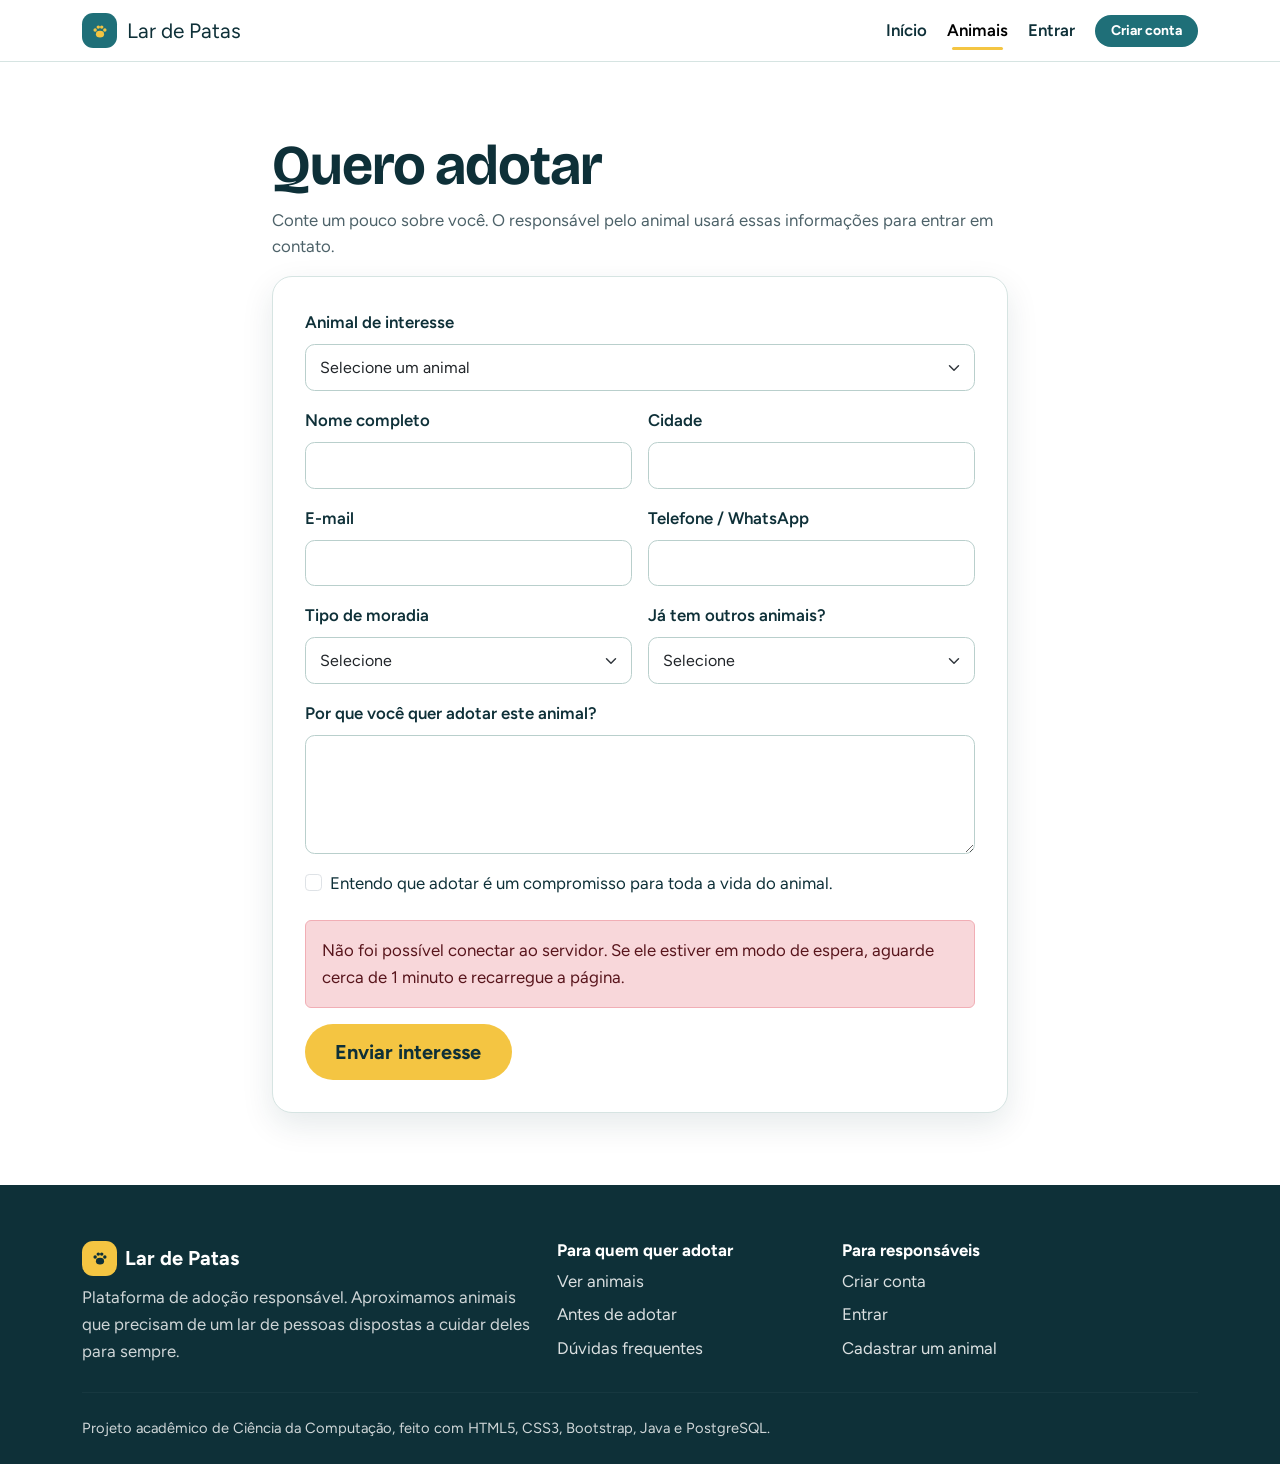
<file: frontend/pages/interesse.html>
<!DOCTYPE html>
<html lang="pt-BR">
<head>
  <meta charset="UTF-8">
  <meta name="viewport" content="width=device-width, initial-scale=1">
  <title>Quero adotar — Lar de Patas</title>
  <meta name="description" content="Plataforma de adoção responsável: conheça animais que esperam por um lar e fale direto com quem cuida deles.">
  <meta name="theme-color" content="#1f6f78">
  <link rel="icon" href="data:image/svg+xml,%3Csvg xmlns='http://www.w3.org/2000/svg' viewBox='0 0 64 64'%3E%3Crect width='64' height='64' rx='16' fill='%231f6f78'/%3E%3Cg fill='%23f4c542'%3E%3Cellipse cx='32' cy='42' rx='13' ry='10.5'/%3E%3Ccircle cx='16.5' cy='29' r='5.5'/%3E%3Ccircle cx='26.5' cy='19.5' r='5.5'/%3E%3Ccircle cx='37.5' cy='19.5' r='5.5'/%3E%3Ccircle cx='47.5' cy='29' r='5.5'/%3E%3C/g%3E%3C/svg%3E">
  <link href="https://cdn.jsdelivr.net/npm/bootstrap@5.3.3/dist/css/bootstrap.min.css" rel="stylesheet">
  <link href="https://cdn.jsdelivr.net/npm/bootstrap-icons@1.11.3/font/bootstrap-icons.min.css" rel="stylesheet">
  <link rel="preconnect" href="https://fonts.googleapis.com">
  <link href="https://fonts.googleapis.com/css2?family=Bricolage+Grotesque:wght@600;700;800&family=Figtree:wght@400;600;700;800&display=swap" rel="stylesheet">
  <link href="../css/style.css" rel="stylesheet">
</head>
<body data-base="../" data-pagina="animais">
  <div id="navbar"></div>

  <main class="secao">
    <div class="container" style="max-width: 760px;">
      <h1>Quero adotar</h1>
      <p class="text-muted">Conte um pouco sobre você. O responsável pelo animal usará essas informações para entrar em contato.</p>

      <div id="resumo-animal" class="mb-3"></div>
      <form id="form-interesse" class="cartao-form" novalidate>
        <div class="mb-3">
          <label for="animal-escolhido" class="form-label">Animal de interesse</label>
          <select id="animal-escolhido" class="form-select" required><option value="">Selecione um animal</option></select>
          <div class="invalid-feedback">Escolha o animal que você quer adotar.</div>
        </div>
        <div class="row g-3 mb-3">
          <div class="col-md-6">
            <label for="nome" class="form-label">Nome completo</label>
            <input id="nome" type="text" class="form-control" required>
            <div class="invalid-feedback">Informe seu nome.</div>
          </div>
          <div class="col-md-6">
            <label for="cidade" class="form-label">Cidade</label>
            <input id="cidade" type="text" class="form-control" required>
            <div class="invalid-feedback">Informe sua cidade.</div>
          </div>
          <div class="col-md-6">
            <label for="email" class="form-label">E-mail</label>
            <input id="email" type="email" class="form-control" required>
            <div class="invalid-feedback">Informe um e-mail válido.</div>
          </div>
          <div class="col-md-6">
            <label for="telefone" class="form-label">Telefone / WhatsApp</label>
            <input id="telefone" type="tel" class="form-control" required>
            <div class="invalid-feedback">Informe um telefone para contato.</div>
          </div>
        </div>
        <div class="row g-3 mb-3">
          <div class="col-md-6">
            <label for="moradia" class="form-label">Tipo de moradia</label>
            <select id="moradia" class="form-select" required>
              <option value="">Selecione</option><option>Casa com quintal</option><option>Casa sem quintal</option><option>Apartamento</option>
            </select>
            <div class="invalid-feedback">Selecione o tipo de moradia.</div>
          </div>
          <div class="col-md-6">
            <label for="outros-animais" class="form-label">Já tem outros animais?</label>
            <select id="outros-animais" class="form-select" required>
              <option value="">Selecione</option><option>Não</option><option>Sim</option>
            </select>
            <div class="invalid-feedback">Responda esta pergunta.</div>
          </div>
        </div>
        <div class="mb-3">
          <label for="motivo" class="form-label">Por que você quer adotar este animal?</label>
          <textarea id="motivo" rows="4" class="form-control" required></textarea>
          <div class="invalid-feedback">Conte brevemente o seu motivo.</div>
        </div>
        <div class="form-check mb-4">
          <input id="termo" type="checkbox" class="form-check-input" required>
          <label for="termo" class="form-check-label">Entendo que adotar é um compromisso para toda a vida do animal.</label>
          <div class="invalid-feedback">Confirme para continuar.</div>
        </div>
        <div id="erro-envio" class="alert alert-danger d-none" role="alert"></div>
        <button type="submit" class="btn btn-sol btn-lg">Enviar interesse</button>
      </form>

      <!-- Mensagem exibida após a validação (demonstração) -->
      <div id="confirmacao" class="cartao-form text-center d-none" role="status">
        <h2 class="h4">Interesse enviado</h2>
        <p>Seu interesse foi registrado na plataforma.</p>
        <a href="animais.html" class="btn btn-mar">Voltar aos animais</a>
      </div>
    </div>
  </main>

  <div id="rodape"></div>
  <script src="https://cdn.jsdelivr.net/npm/bootstrap@5.3.3/dist/js/bootstrap.bundle.min.js"></script>
  <script src="../js/api.js"></script>
  <script src="../js/ilustracoes.js"></script>
  <script src="../js/componentes.js"></script>
  <script src="../js/interesse.js"></script>
</body>
</html>
</file>
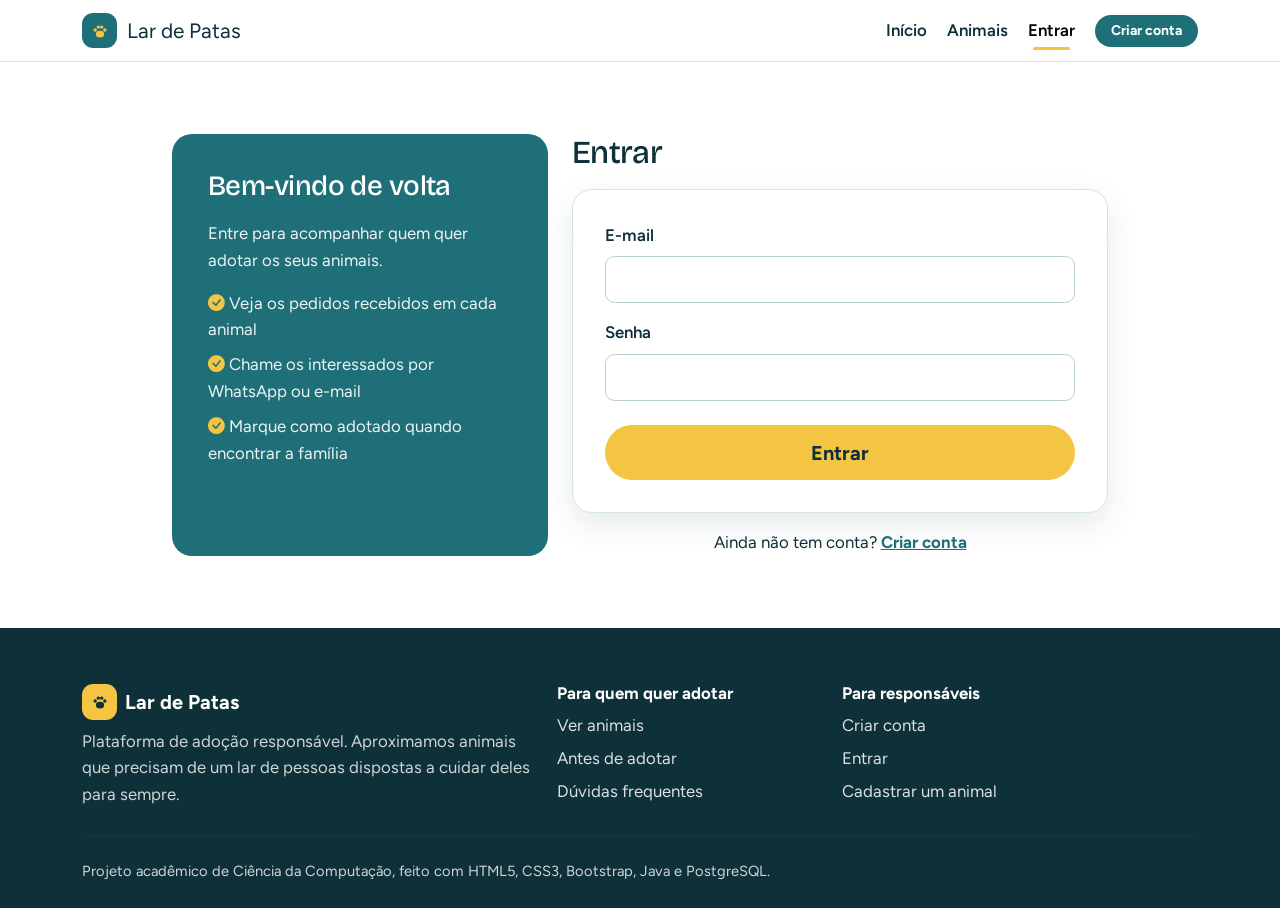
<file: frontend/pages/painel.html>
<!DOCTYPE html>
<html lang="pt-BR">
<head>
  <meta charset="UTF-8">
  <meta name="viewport" content="width=device-width, initial-scale=1">
  <title>Meus animais — Lar de Patas</title>
  <meta name="description" content="Plataforma de adoção responsável: conheça animais que esperam por um lar e fale direto com quem cuida deles.">
  <meta name="theme-color" content="#1f6f78">
  <link rel="icon" href="data:image/svg+xml,%3Csvg xmlns='http://www.w3.org/2000/svg' viewBox='0 0 64 64'%3E%3Crect width='64' height='64' rx='16' fill='%231f6f78'/%3E%3Cg fill='%23f4c542'%3E%3Cellipse cx='32' cy='42' rx='13' ry='10.5'/%3E%3Ccircle cx='16.5' cy='29' r='5.5'/%3E%3Ccircle cx='26.5' cy='19.5' r='5.5'/%3E%3Ccircle cx='37.5' cy='19.5' r='5.5'/%3E%3Ccircle cx='47.5' cy='29' r='5.5'/%3E%3C/g%3E%3C/svg%3E">
  <link href="https://cdn.jsdelivr.net/npm/bootstrap@5.3.3/dist/css/bootstrap.min.css" rel="stylesheet">
  <link href="https://cdn.jsdelivr.net/npm/bootstrap-icons@1.11.3/font/bootstrap-icons.min.css" rel="stylesheet">
  <link rel="preconnect" href="https://fonts.googleapis.com">
  <link href="https://fonts.googleapis.com/css2?family=Bricolage+Grotesque:wght@600;700;800&family=Figtree:wght@400;600;700;800&display=swap" rel="stylesheet">
  <link href="../css/style.css" rel="stylesheet">
</head>
<body data-base="../" data-pagina="painel">
  <div id="navbar"></div>
  <main class="secao">
    <div class="container" style="max-width: 900px;">
      <div class="d-flex flex-wrap justify-content-between align-items-end gap-2 mb-4">
        <div>
          <h1 class="mb-1">Meus animais</h1>
          <p class="text-muted mb-0" id="saudacao"></p>
        </div>
        <a class="btn btn-sol" href="cadastro.html">Cadastrar animal</a>
      </div>
      <!-- Montado por js/painel.js -->
      <div class="row g-3" id="lista-painel"></div>
    </div>
  </main>
  <div id="rodape"></div>
  <script src="https://cdn.jsdelivr.net/npm/bootstrap@5.3.3/dist/js/bootstrap.bundle.min.js"></script>
  <script src="../js/api.js"></script>
  <script src="../js/componentes.js"></script>
  <script src="../js/painel.js"></script>
</body>
</html>
</file>
<file: frontend/css/style.css>
/* ==========================================================
   style.css — identidade visual do Lar de Patas
   Para trocar cores e fontes, altere só as variáveis abaixo.
   Estrutura: 1 Base · 2 Navegação · 3 Botões · 4 Home · 5 Animais
              6 Perfil · 7 Formulários · 8 Rodapé · 9 Acessibilidade
   ========================================================== */

/* ---------- 1. Base ---------- */
:root {
  --tinta: #0e3038;          /* texto e rodapé */
  --mar: #1f6f78;            /* cor principal (teal) */
  --mar-escuro: #165259;
  --mar-claro: #d9ecea;
  --nevoa: #f2f7f6;          /* fundo de seções claras */
  --sol: #f4c542;            /* ação principal (amarelo) */
  --sol-escuro: #e3b02a;
  --coral: #e4572e;          /* detalhes: coleira, coração */
  --borda: #d6e4e2;
  --suave: #4d6269;          /* texto secundário */
  --fonte-titulo: "Bricolage Grotesque", system-ui, sans-serif;
  --fonte-corpo: "Figtree", system-ui, sans-serif;
  --sombra: 0 .75rem 2rem rgba(14, 48, 56, .10);
}
html { scroll-behavior: smooth; }
body { font-family: var(--fonte-corpo); color: var(--tinta); background: #fff; font-size: 1.05rem; line-height: 1.6; }
h1, h2, h3, h4, h5 { font-family: var(--fonte-titulo); font-weight: 700; letter-spacing: -.02em; line-height: 1.15; }
h1 { font-size: clamp(2.2rem, 5vw, 3.5rem); }
h2 { font-size: clamp(1.6rem, 3vw, 2.2rem); }
a { color: var(--mar); }
a:hover { color: var(--mar-escuro); }
.text-muted { color: var(--suave) !important; }
.limite { max-width: 38rem; }                         /* linhas de leitura curtas */
.secao { padding: 4.5rem 0; }
.secao-clara { background: var(--nevoa); }
.texto-livre { white-space: pre-line; }                /* respeita quebras de linha digitadas */

/* ---------- 2. Navegação ---------- */
.navbar-adocao { background: #fff; border-bottom: 1px solid var(--borda); position: sticky; top: 0; z-index: 1030; }
.navbar-adocao .navbar-brand { display: flex; align-items: center; gap: .6rem; color: var(--tinta); font-size: 1.3rem; }
.logo-marca { width: 2.2rem; height: 2.2rem; border-radius: .7rem; background: var(--mar); color: var(--sol); display: grid; place-items: center; }
.navbar-adocao .nav-link { color: var(--tinta); font-weight: 600; position: relative; padding-inline: .8rem; }
.navbar-adocao .nav-link:hover { color: var(--mar); }
.navbar-adocao .nav-link.active::after { content: ""; position: absolute; left: .8rem; right: .8rem; bottom: .15rem; height: 3px; border-radius: 3px; background: var(--sol); }
.navbar-adocao .btn-link.nav-link { text-decoration: none; }

/* ---------- 3. Botões ---------- */
.btn { border-radius: 2rem; font-weight: 700; padding: .6rem 1.4rem; }
.btn-lg { padding: .8rem 1.9rem; }
.btn-sm { padding: .35rem 1rem; }
.btn-sol { background: var(--sol); color: var(--tinta); border: 0; }
.btn-sol:hover, .btn-sol:focus-visible { background: var(--sol-escuro); color: var(--tinta); }
.btn-mar { background: var(--mar); color: #fff; border: 0; }
.btn-mar:hover { background: var(--mar-escuro); color: #fff; }
.btn-contorno-claro { border: 2px solid rgba(255, 255, 255, .7); color: #fff; }
.btn-contorno-claro:hover { background: #fff; color: var(--mar-escuro); }
.btn-outline-dark { border-width: 2px; }

/* ---------- 4. Home ---------- */
.hero { background: var(--mar); color: #fff; padding: 4.5rem 0; overflow: hidden; position: relative; }
.hero::before {            /* patinhas bem discretas ao fundo */
  content: ""; position: absolute; inset: 0; opacity: .07; pointer-events: none;
  background-image: url("data:image/svg+xml,%3Csvg xmlns='http://www.w3.org/2000/svg' width='160' height='160' viewBox='0 0 64 64' fill='white'%3E%3Cg transform='translate(8 8) scale(.6)'%3E%3Cellipse cx='32' cy='42' rx='13' ry='10.5'/%3E%3Ccircle cx='16.5' cy='29' r='5.5'/%3E%3Ccircle cx='26.5' cy='19.5' r='5.5'/%3E%3Ccircle cx='37.5' cy='19.5' r='5.5'/%3E%3Ccircle cx='47.5' cy='29' r='5.5'/%3E%3C/g%3E%3C/svg%3E");
  background-size: 160px;
}
.hero .container { position: relative; }
.hero p.lead { color: rgba(255, 255, 255, .92); max-width: 34rem; font-size: 1.2rem; }
.hero-numeros { color: #fff; font-size: 1.05rem; max-width: 34rem; border-left: 4px solid var(--sol); padding-left: 1rem; }
.hero-numeros strong { font-family: var(--fonte-titulo); font-size: 1.5rem; color: var(--sol); }

/* Retratos com coleira: o elemento marcante da página */
.hero-arte { position: relative; aspect-ratio: 1; max-width: 27rem; margin-inline: auto; }
.hero-pet { position: absolute; border-radius: 50%; overflow: hidden; border: 6px solid #fff; box-shadow: var(--sombra); }
.hero-pet svg { display: block; width: 100%; height: 100%; }
.hero-pet.p1 { width: 66%; height: 66%; left: 17%; top: 15%; }
.hero-pet.p2 { width: 36%; height: 36%; right: 0; top: 0; }
.hero-pet.p3 { width: 34%; height: 34%; left: 0; bottom: 3%; }
.hero-selo { position: absolute; right: 2%; bottom: 8%; background: var(--sol); color: var(--tinta); font-weight: 800; border-radius: 2rem; padding: .5rem 1rem; box-shadow: var(--sombra); }
.hero-selo .bi { color: var(--coral); }

.valor { display: flex; gap: 1rem; align-items: flex-start; margin-bottom: 1.6rem; }
.icone-circulo { flex: 0 0 3rem; width: 3rem; height: 3rem; border-radius: 50%; background: var(--mar-claro); color: var(--mar-escuro); display: grid; place-items: center; font-size: 1.3rem; }
.valor h3 { font-size: 1.25rem; margin-bottom: .2rem; }
.valor p { margin: 0; color: var(--suave); }

.lista-compromissos { list-style: none; padding: 0; margin: 0; }
.lista-compromissos li { display: flex; gap: .75rem; padding: .85rem 0; border-bottom: 1px solid var(--borda); }
.lista-compromissos .bi { color: var(--mar); font-size: 1.25rem; margin-top: .1rem; }
.lista-compromissos strong { display: block; }

.passos { counter-reset: passo; list-style: none; padding: 0; margin: 0; }   /* aqui a numeração faz sentido: é uma sequência */
.passos li { counter-increment: passo; position: relative; padding-left: 3.6rem; margin-bottom: 1.5rem; }
.passos li::before { content: counter(passo); position: absolute; left: 0; top: 0; width: 2.6rem; height: 2.6rem; border-radius: 50%; background: var(--sol); color: var(--tinta); display: grid; place-items: center; font-family: var(--fonte-titulo); font-weight: 800; font-size: 1.2rem; }
.passos h3 { font-size: 1.2rem; margin-bottom: .15rem; }
.passos p { margin: 0; color: var(--suave); }

.accordion { --bs-accordion-border-color: var(--borda); --bs-accordion-active-bg: var(--mar-claro); --bs-accordion-active-color: var(--tinta); --bs-accordion-btn-focus-box-shadow: 0 0 0 .25rem rgba(31, 111, 120, .25); }
.accordion-button { font-weight: 700; }

.faixa-cta { background: var(--tinta); color: #fff; padding: 3.5rem 0; }
.faixa-cta p { color: rgba(255, 255, 255, .85); max-width: 34rem; }

/* ---------- 5. Animais (catálogo e cartões) ---------- */
.topo-pagina { background: var(--nevoa); border-bottom: 1px solid var(--borda); padding: 2.5rem 0; }
.painel-filtros { background: var(--nevoa); border: 1px solid var(--borda); border-radius: 1.25rem; padding: 1.25rem; }
@media (min-width: 992px) { .painel-filtros { position: sticky; top: 5rem; } }

/* Ilustração do animal (troque por <img> quando houver fotos reais) */
.foto-animal { display: flex; align-items: flex-end; justify-content: center; overflow: hidden; }
.foto-animal svg { height: 100%; width: auto; max-width: 100%; }
.foto-animal .foto-real { width: 100%; height: 100%; object-fit: cover; }
.foto-animal.tom-0 { background: #cfe8e4; }
.foto-animal.tom-1 { background: #fbe7ae; }
.foto-animal.tom-2 { background: #d9e3f4; }
.foto-animal.tom-3 { background: #f7d9d0; }

.card-animal { border: 1px solid var(--borda); border-radius: 1.25rem; overflow: hidden; height: 100%; background: #fff; transition: border-color .2s; }
.card-animal:hover { border-color: var(--mar); }
.card-animal .foto-animal { aspect-ratio: 4 / 3; }
.card-animal .card-title a { color: var(--tinta); text-decoration: none; }
.icone-sexo { color: var(--mar); font-size: 1.2rem; }
.local { color: var(--suave); font-size: .95rem; margin-bottom: .8rem; }
.local .bi { color: var(--coral); }
.etiqueta { background: var(--mar-claro); color: var(--mar-escuro); font-weight: 600; font-size: .85rem; border-radius: 2rem; padding: .15rem .7rem; display: inline-block; }

/* ---------- 6. Perfil do animal ---------- */
.perfil-foto { aspect-ratio: 1; max-height: 31rem; width: 100%; border-radius: 1.75rem; }
.fato { display: flex; gap: .75rem; align-items: center; background: var(--nevoa); border-radius: .9rem; padding: .7rem 1rem; height: 100%; }
.fato .bi { color: var(--mar); font-size: 1.4rem; }
.fato span { display: block; font-size: .85rem; color: var(--suave); line-height: 1.2; }
.fato strong { line-height: 1.2; }
.bloco-info { border-left: 4px solid var(--mar-claro); padding-left: 1rem; margin-bottom: 1.2rem; }
.bloco-info h2 { font-size: 1.05rem; margin-bottom: .2rem; font-family: var(--fonte-corpo); font-weight: 700; letter-spacing: 0; }
.caixa-adocao { background: #fff8de; border: 2px solid var(--sol); border-radius: 1.25rem; padding: 1.4rem; }
.caixa-adocao ul { padding-left: 1.2rem; }

/* ---------- 7. Formulários e páginas de conta ---------- */
.cartao-form { background: #fff; border: 1px solid var(--borda); border-radius: 1.25rem; padding: 2rem; box-shadow: var(--sombra); }
.form-control, .form-select { border-radius: .6rem; padding: .65rem .9rem; border-color: #b9cfcc; }
.form-control:focus, .form-select:focus { border-color: var(--mar); box-shadow: 0 0 0 .25rem rgba(31, 111, 120, .2); }
.form-label { font-weight: 600; }
.painel-lateral { background: var(--mar); color: #fff; border-radius: 1.25rem; padding: 2.25rem; height: 100%; }
.painel-lateral p, .painel-lateral li { color: rgba(255, 255, 255, .92); }
.painel-lateral .bi { color: var(--sol); }
.resumo-animal { display: flex; gap: 1rem; align-items: center; background: var(--nevoa); border-radius: 1rem; padding: .75rem; }
.resumo-animal .foto-animal { width: 5rem; height: 5rem; flex: 0 0 5rem; border-radius: .8rem; }
.meta-linha { display: flex; flex-wrap: wrap; gap: .3rem 1.1rem; color: var(--suave); font-size: .95rem; margin-bottom: .5rem; }
.meta-linha .bi { color: var(--mar); }

/* ---------- 8. Rodapé ---------- */
.rodape { background: var(--tinta); color: rgba(255, 255, 255, .8); padding: 3.5rem 0 1.5rem; }
.rodape h2 { color: #fff; font-size: 1.05rem; font-family: var(--fonte-corpo); font-weight: 700; letter-spacing: 0; }
.rodape a { color: rgba(255, 255, 255, .85); text-decoration: none; }
.rodape a:hover { color: var(--sol); }
.rodape ul { list-style: none; padding: 0; margin: 0; }
.rodape li { margin-bottom: .4rem; }
.rodape hr { border-color: rgba(255, 255, 255, .15); }
.rodape .logo-marca { background: var(--sol); color: var(--tinta); }

/* ---------- 9. Acessibilidade ---------- */
:focus-visible { outline: 3px solid var(--coral); outline-offset: 2px; }
.pular-conteudo { position: absolute; left: -999px; top: .5rem; z-index: 2000; background: var(--sol); color: var(--tinta); padding: .5rem 1rem; border-radius: .5rem; font-weight: 700; }
.pular-conteudo:focus { left: .5rem; }
@media (prefers-reduced-motion: reduce) { * { transition: none !important; scroll-behavior: auto !important; } }
</file>
